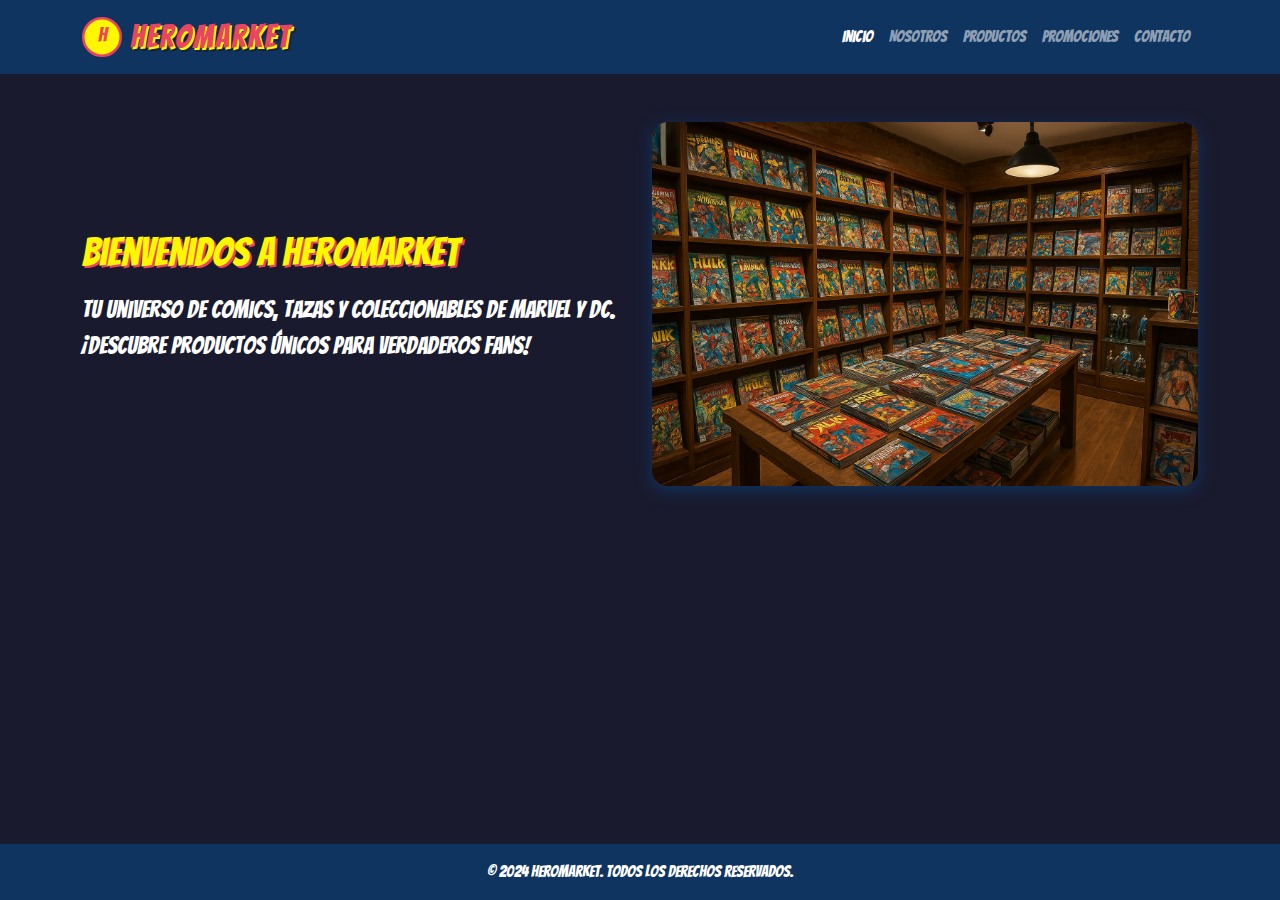
<file: index.html>
<!DOCTYPE html>
<html lang="es">
<head>
	<meta charset="UTF-8">
	<meta name="viewport" content="width=device-width, initial-scale=1">
	<title>HeroMarket - Comics y Más</title>
	<!-- Bootstrap CSS -->
	<link href="https://cdn.jsdelivr.net/npm/bootstrap@5.3.2/dist/css/bootstrap.min.css" rel="stylesheet">
	<!-- Google Fonts (Comic Style) -->
	<link href="https://fonts.googleapis.com/css2?family=Bangers&display=swap" rel="stylesheet">
	<link rel="stylesheet" href="styles.css">
</head>

<body>
	<header>
		<!-- Navbar -->
		<nav class="navbar navbar-expand-lg navbar-dark">
			<div class="container">
				<a class="navbar-brand d-flex align-items-center" href="index.html">
					<svg width="40" height="40" viewBox="0 0 64 64" fill="none">
						<circle cx="32" cy="32" r="30" fill="#fff700" stroke="#e94560" stroke-width="4"/>
						<text x="32" y="40" text-anchor="middle" font-size="32" fill="#e94560" font-family="Bangers, Arial">H</text>
					</svg>
					<span class="ms-2 logo-text">HeroMarket</span>
				</a>
				<button class="navbar-toggler" type="button" data-bs-toggle="collapse" data-bs-target="#navbarNav">
					<span class="navbar-toggler-icon"></span>
				</button>
				<div class="collapse navbar-collapse" id="navbarNav">
					<ul class="navbar-nav ms-auto">
						<li class="nav-item"><a class="nav-link active" href="index.html">Inicio</a></li>
						<li class="nav-item"><a class="nav-link" href="about.html">Nosotros</a></li>
						<li class="nav-item"><a class="nav-link" href="products.html">Productos</a></li>
						<li class="nav-item"><a class="nav-link" href="promociones.html">Promociones</a></li>
						<li class="nav-item"><a class="nav-link" href="contact.html">Contacto</a></li>
					</ul>
				</div>
			</div>
		</nav>
	</header>
	<main>
		<!-- Inicio (contenido principal) -->
		<section id="inicio" class="container my-5">
			<div class="row align-items-center flex-md-row flex-column-reverse">
				<div class="col-md-6 text-center text-md-start">
					<h1 class="section-title">Bienvenidos a HeroMarket</h1>
					<p class="fs-4">Tu universo de comics, tazas y coleccionables de Marvel y DC. ¡Descubre productos únicos para verdaderos fans!</p>
				</div>
				<div class="col-md-6 mb-4 mb-md-0">
					<img src="img/hero.png" alt="Comics y productos" class="hero-img">
				</div>
			</div>
		</section>
	</main>
	<footer class="footer">
		<div>© 2024 HeroMarket. Todos los derechos reservados.</div>
	</footer>

	<!-- Bootstrap JS + Icons -->
	<script src="https://cdn.jsdelivr.net/npm/bootstrap@5.3.2/dist/js/bootstrap.bundle.min.js"></script>
	<link rel="stylesheet" href="https://cdn.jsdelivr.net/npm/bootstrap-icons@1.10.5/font/bootstrap-icons.css">
</file>
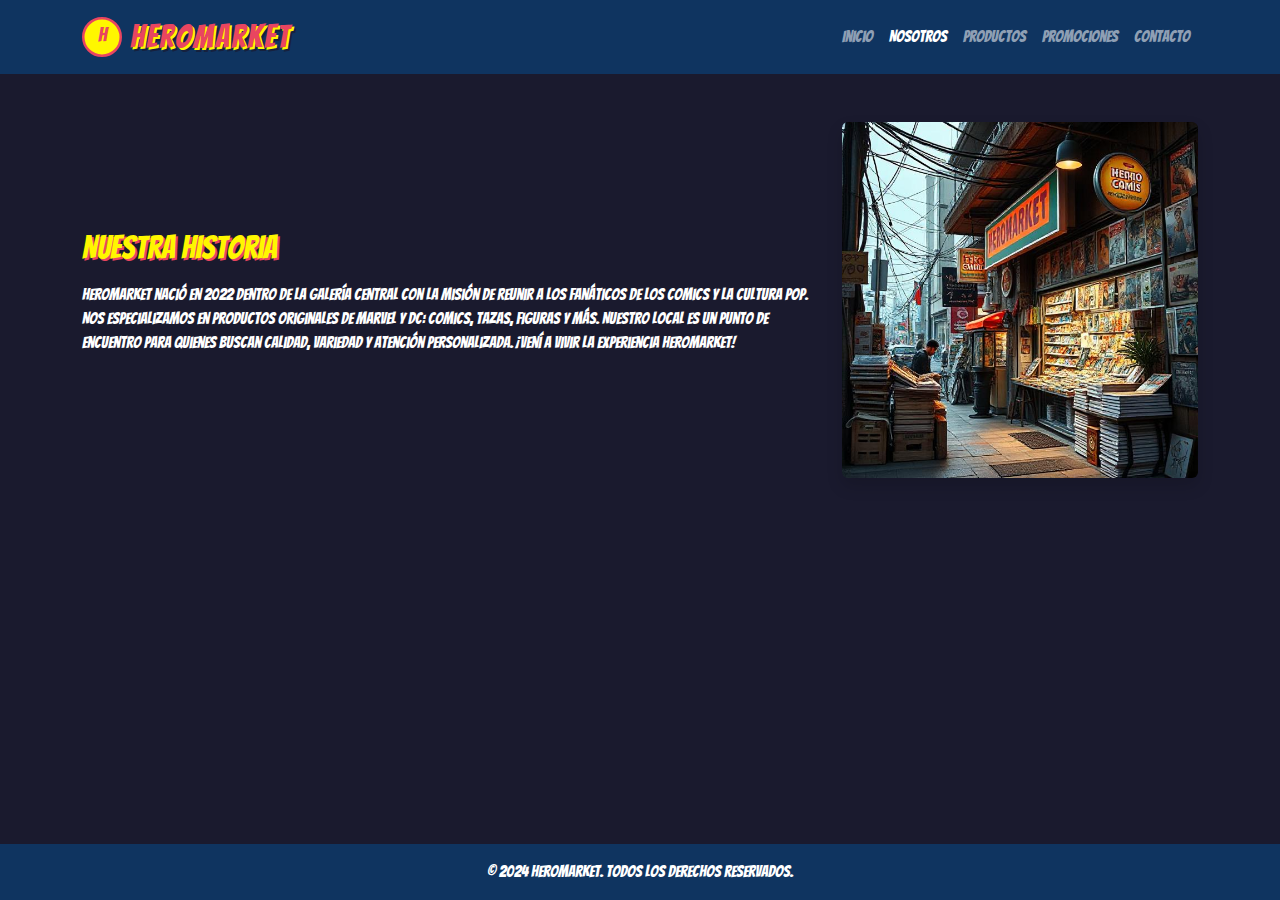
<file: about.html>
<!DOCTYPE html>
<html lang="es">
<head>
	<meta charset="UTF-8">
	<meta name="viewport" content="width=device-width, initial-scale=1">
	<title>Nosotros - HeroMarket</title>
	<link href="https://cdn.jsdelivr.net/npm/bootstrap@5.3.2/dist/css/bootstrap.min.css" rel="stylesheet">
	<link href="https://fonts.googleapis.com/css2?family=Bangers&display=swap" rel="stylesheet">
	<link rel="stylesheet" href="styles.css">
</head>

<body>
	<header>
		<nav class="navbar navbar-expand-lg navbar-dark">
			<div class="container">
				<a class="navbar-brand d-flex align-items-center" href="index.html">
					<svg width="40" height="40" viewBox="0 0 64 64" fill="none">
						<circle cx="32" cy="32" r="30" fill="#fff700" stroke="#e94560" stroke-width="4"/>
						<text x="32" y="40" text-anchor="middle" font-size="32" fill="#e94560" font-family="Bangers, Arial">H</text>
					</svg>
					<span class="ms-2 logo-text">HeroMarket</span>
				</a>
				<button class="navbar-toggler" type="button" data-bs-toggle="collapse" data-bs-target="#navbarNav">
					<span class="navbar-toggler-icon"></span>
				</button>
				<div class="collapse navbar-collapse" id="navbarNav">
					<ul class="navbar-nav ms-auto">
						<li class="nav-item"><a class="nav-link" href="index.html">Inicio</a></li>
						<li class="nav-item"><a class="nav-link active" href="about.html">Nosotros</a></li>
						<li class="nav-item"><a class="nav-link" href="products.html">Productos</a></li>
						<li class="nav-item"><a class="nav-link" href="promociones.html">Promociones</a></li>
						<li class="nav-item"><a class="nav-link" href="contact.html">Contacto</a></li>
					</ul>
				</div>
			</div>
		</nav>
	</header>
	<main>
		<section id="nosotros" class="container my-5">
			<div class="row align-items-center">
				<div class="col-md-8 d-flex flex-column justify-content-center">
					<h2 class="section-title">Nuestra Historia</h2>
					<p>
						HeroMarket nació en 2022 dentro de la Galería Central con la misión de reunir a los fanáticos de los comics y la cultura pop. Nos especializamos en productos originales de Marvel y DC: comics, tazas, figuras y más. Nuestro local es un punto de encuentro para quienes buscan calidad, variedad y atención personalizada. ¡Vení a vivir la experiencia HeroMarket!
					</p>
				</div>
				<div class="col-md-4 text-center">
					<img src="img/local.jpg" alt="Local HeroMarket" class="img-fluid rounded shadow">
				</div>
			</div>
		</section>
	</main>
	<footer class="footer">
		<div>© 2024 HeroMarket. Todos los derechos reservados.</div>
	</footer>
	<script src="https://cdn.jsdelivr.net/npm/bootstrap@5.3.2/dist/js/bootstrap.bundle.min.js"></script>
	<link rel="stylesheet" href="https://cdn.jsdelivr.net/npm/bootstrap-icons@1.10.5/font/bootstrap-icons.css">
</body>
</html>
</file>
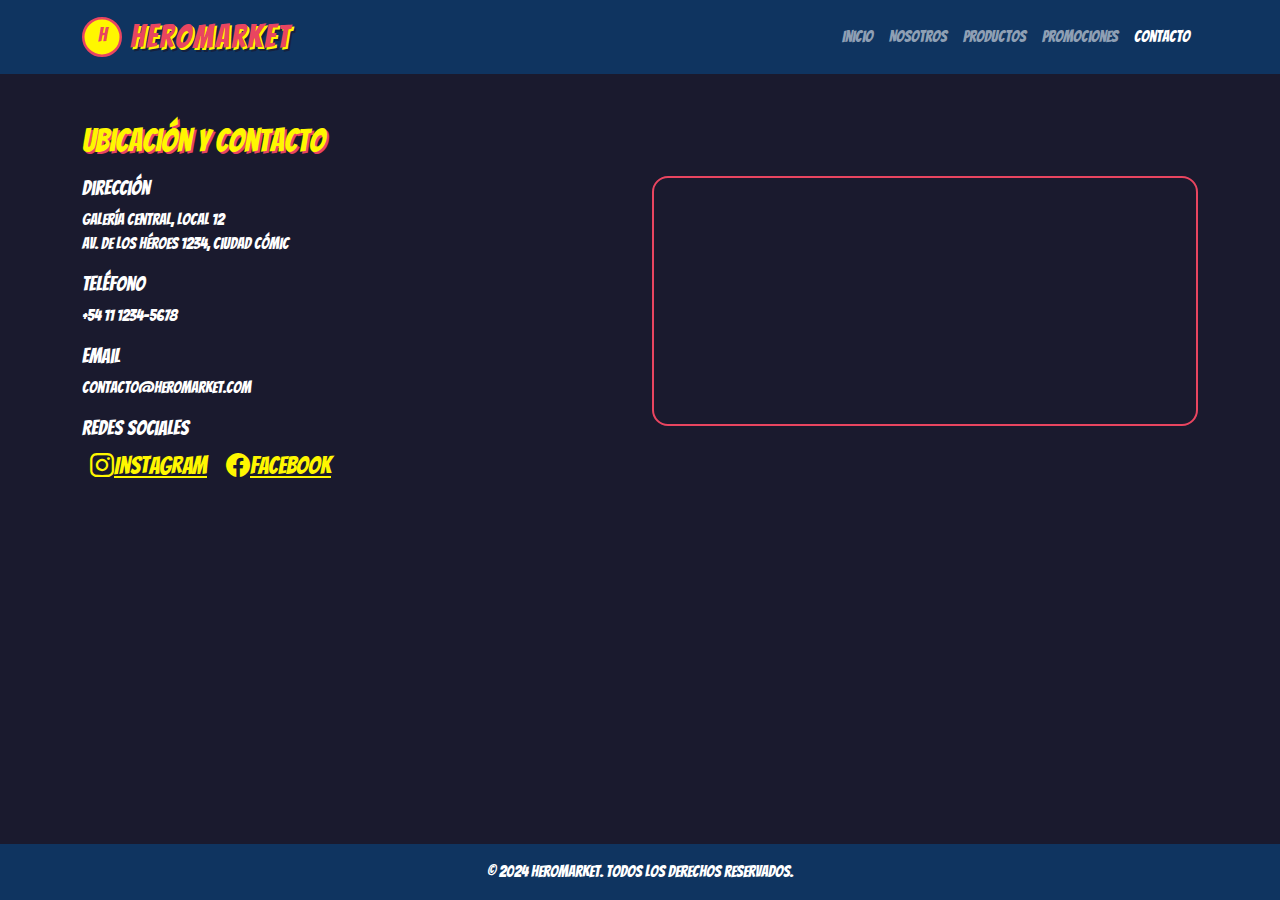
<file: contact.html>
<!DOCTYPE html>
<html lang="es">
<head>
	<meta charset="UTF-8">
	<meta name="viewport" content="width=device-width, initial-scale=1">
	<title>Contacto - HeroMarket</title>
	<link href="https://cdn.jsdelivr.net/npm/bootstrap@5.3.2/dist/css/bootstrap.min.css" rel="stylesheet">
	<link href="https://fonts.googleapis.com/css2?family=Bangers&display=swap" rel="stylesheet">
	<link rel="stylesheet" href="styles.css">
</head>

<body>
	<header>
		<nav class="navbar navbar-expand-lg navbar-dark">
			<div class="container">
				<a class="navbar-brand d-flex align-items-center" href="index.html">
					<svg width="40" height="40" viewBox="0 0 64 64" fill="none">
						<circle cx="32" cy="32" r="30" fill="#fff700" stroke="#e94560" stroke-width="4"/>
						<text x="32" y="40" text-anchor="middle" font-size="32" fill="#e94560" font-family="Bangers, Arial">H</text>
					</svg>
					<span class="ms-2 logo-text">HeroMarket</span>
				</a>
				<button class="navbar-toggler" type="button" data-bs-toggle="collapse" data-bs-target="#navbarNav">
					<span class="navbar-toggler-icon"></span>
				</button>
				<div class="collapse navbar-collapse" id="navbarNav">
					<ul class="navbar-nav ms-auto">
					<li class="nav-item"><a class="nav-link" href="index.html">Inicio</a></li>
					<li class="nav-item"><a class="nav-link" href="about.html">Nosotros</a></li>
					<li class="nav-item"><a class="nav-link" href="products.html">Productos</a></li>
					<li class="nav-item"><a class="nav-link" href="promociones.html">Promociones</a></li>
					<li class="nav-item"><a class="nav-link active" href="contact.html">Contacto</a></li>
					</ul>
				</div>
			</div>
		</nav>
	</header>
	<main>
		<section id="contacto" class="container my-5">
			<h2 class="section-title">Ubicación y Contacto</h2>
			<div class="row">
				<div class="col-md-6">
					<h5>Dirección</h5>
					<p>Galería Central, Local 12<br>Av. de los Héroes 1234, Ciudad Cómic</p>
					<h5>Teléfono</h5>
					<p>+54 11 1234-5678</p>
					<h5>Email</h5>
					<p>contacto@heromarket.com</p>
					<h5>Redes Sociales</h5>
					<a href="#" class="social-icon" title="Instagram"><i class="bi bi-instagram"></i>Instagram</a>
					<a href="#" class="social-icon" title="Facebook"><i class="bi bi-facebook"></i>Facebook</a>
				</div>
				<div class="col-md-6">
					<iframe src="https://www.openstreetmap.org/export/embed.html?bbox=-58.3816,-34.6037,-58.3816,-34.6037&amp;layer=mapnik" style="width:100%;height:250px;border-radius:1rem;border:2px solid #e94560;"></iframe>
				</div>
			</div>
		</section>
	</main>
	<footer class="footer">
		<div>© 2024 HeroMarket. Todos los derechos reservados.</div>
	</footer>
	<script src="https://cdn.jsdelivr.net/npm/bootstrap@5.3.2/dist/js/bootstrap.bundle.min.js"></script>
	<link rel="stylesheet" href="https://cdn.jsdelivr.net/npm/bootstrap-icons@1.10.5/font/bootstrap-icons.css">
</body>
</html>
</file>
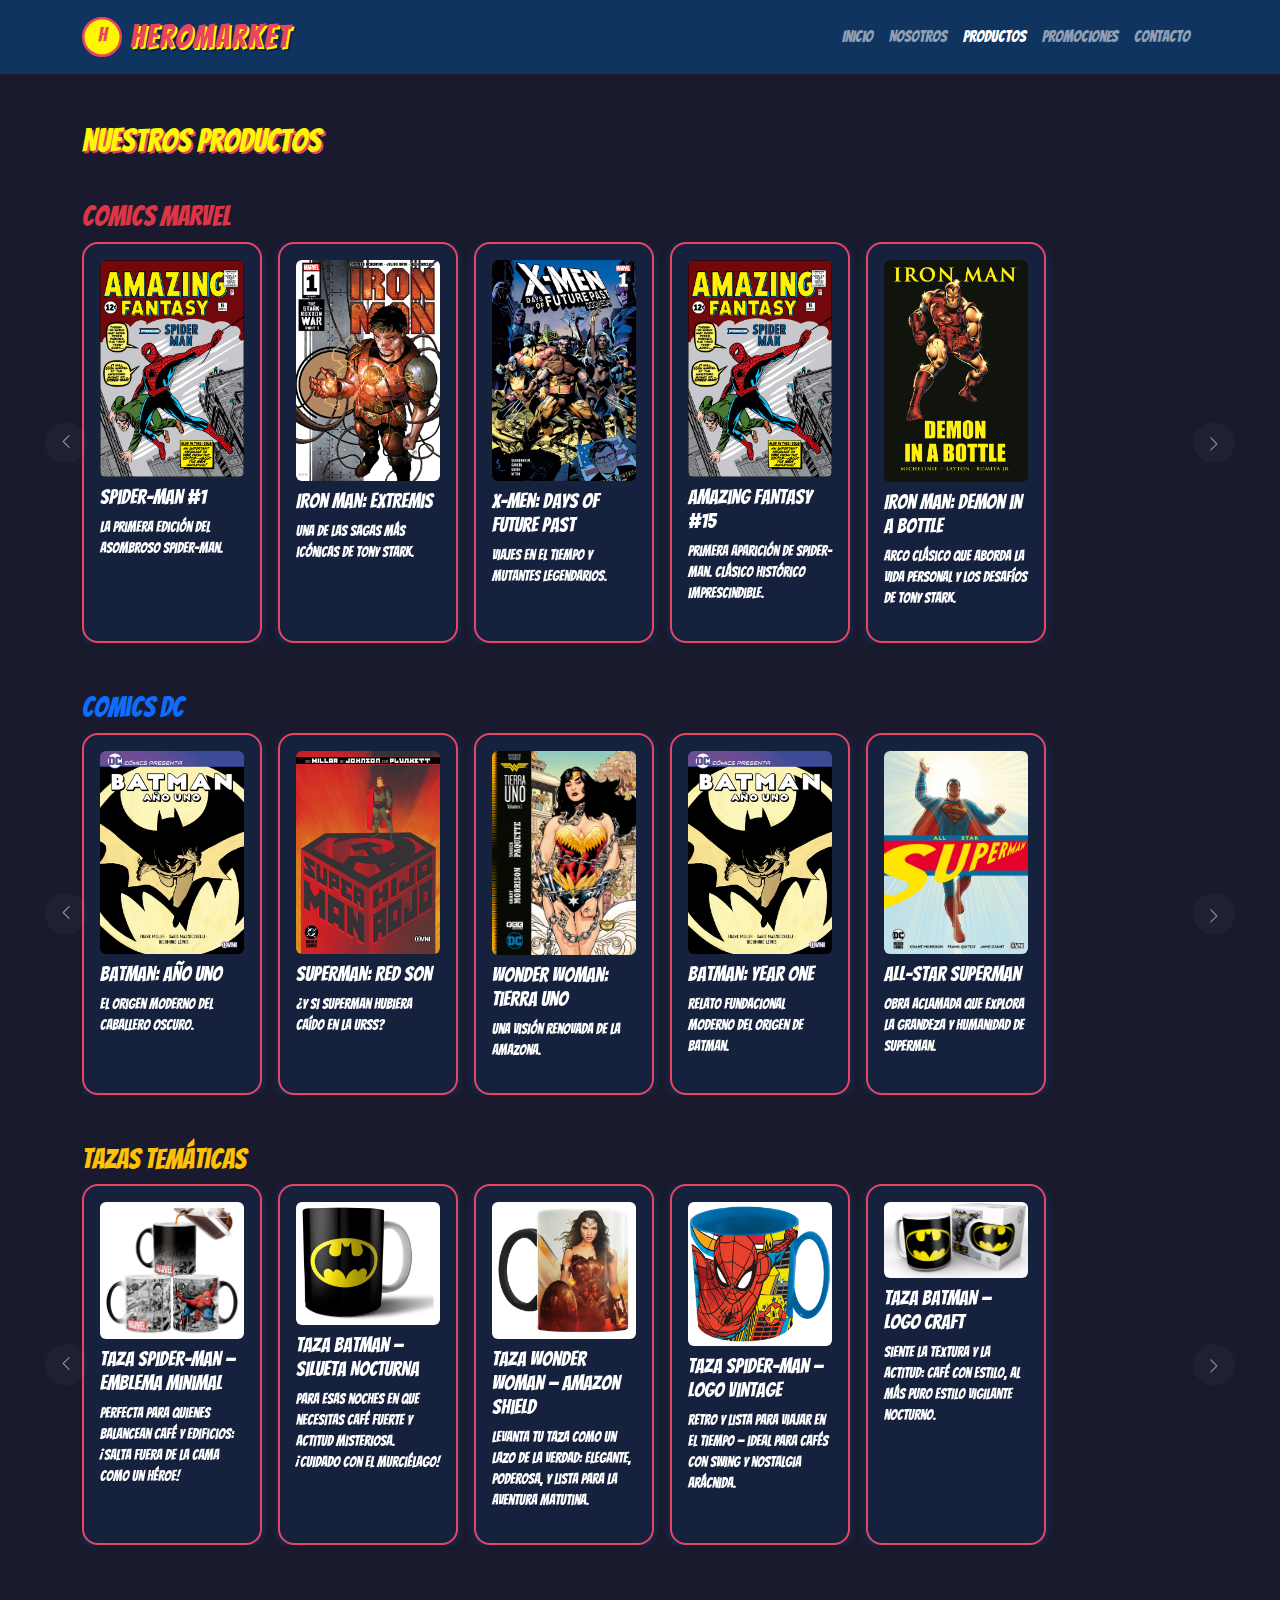
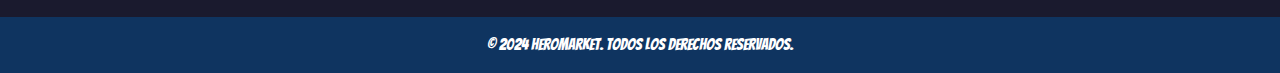
<file: products.html>
<!DOCTYPE html>
<html lang="es">
<head>
	<meta charset="UTF-8">
	<meta name="viewport" content="width=device-width, initial-scale=1">
	<title>Productos - HeroMarket</title>
	<link href="https://cdn.jsdelivr.net/npm/bootstrap@5.3.2/dist/css/bootstrap.min.css" rel="stylesheet">
	<link href="https://fonts.googleapis.com/css2?family=Bangers&display=swap" rel="stylesheet">
	<link rel="stylesheet" href="styles.css">
</head>

<body>
	<header>
		<nav class="navbar navbar-expand-lg navbar-dark">
			<div class="container">
				<a class="navbar-brand d-flex align-items-center" href="index.html">
					<svg width="40" height="40" viewBox="0 0 64 64" fill="none">
						<circle cx="32" cy="32" r="30" fill="#fff700" stroke="#e94560" stroke-width="4"/>
						<text x="32" y="40" text-anchor="middle" font-size="32" fill="#e94560" font-family="Bangers, Arial">H</text>
					</svg>
					<span class="ms-2 logo-text">HeroMarket</span>
				</a>
				<button class="navbar-toggler" type="button" data-bs-toggle="collapse" data-bs-target="#navbarNav">
					<span class="navbar-toggler-icon"></span>
				</button>
				<div class="collapse navbar-collapse" id="navbarNav">
					<ul class="navbar-nav ms-auto">
						<li class="nav-item"><a class="nav-link" href="index.html">Inicio</a></li>
						<li class="nav-item"><a class="nav-link" href="about.html">Nosotros</a></li>
						<li class="nav-item"><a class="nav-link active" href="products.html">Productos</a></li>
						<li class="nav-item"><a class="nav-link" href="promociones.html">Promociones</a></li>
						<li class="nav-item"><a class="nav-link" href="contact.html">Contacto</a></li>
					</ul>
				</div>
			</div>
		</nav>
	</header>
	<main>
		<section id="productos" class="container my-5">
			<h2 class="section-title">Nuestros Productos</h2>
			<div class="row">
				<div class="col-12">
					<h3 class="text-danger mt-4">Comics Marvel</h3>
				</div>
				<div id="carousel-marvel" class="carousel slide mb-4" data-bs-ride="carousel" aria-label="Carrusel Marvel">
					<div class="carousel-inner">
						<div class="carousel-item active">
							<div class="d-flex justify-content-start gap-3">
								<div class="product-card p-3">
									<img src="img/spiderman-comic.jpg" class="img-fluid rounded mb-2" alt="Spider-Man #1">
									<h5>Spider-Man #1</h5>
									<p class="small">La primera edición del asombroso Spider-Man.</p>
								</div>
								<div class="product-card p-3">
									<img src="img/ironman-comic.jpg" class="img-fluid rounded mb-2" alt="Iron Man: Extremis">
									<h5>Iron Man: Extremis</h5>
									<p class="small">Una de las sagas más icónicas de Tony Stark.</p>
								</div>
								<div class="product-card p-3">
									<img src="img/xmen-comic.jpg" class="img-fluid rounded mb-2" alt="X-Men: Days of Future Past">
									<h5>X-Men: Days of Future Past</h5>
									<p class="small">Viajes en el tiempo y mutantes legendarios.</p>
								</div>
								<div class="product-card p-3">
									<img src="img/spiderman-comic.jpg" class="img-fluid rounded mb-2" alt="Amazing Fantasy #15">
									<h5>Amazing Fantasy #15</h5>
									<p class="small">Primera aparición de Spider-Man. Clásico histórico imprescindible.</p>
								</div>
								<div class="product-card p-3">
									<img src="img/ironman-demon-comic.jpg" class="img-fluid rounded mb-2" alt="Iron Man: Demon in a Bottle">
									<h5>Iron Man: Demon in a Bottle</h5>
									<p class="small">Arco clásico que aborda la vida personal y los desafíos de Tony Stark.</p>
								</div>
							</div>
						</div>
						<div class="carousel-item">
							<div class="d-flex justify-content-start gap-3">
								<div class="product-card p-3">
									<img src="img/xmen-dark-phoenix-comic.jpg" class="img-fluid rounded mb-2" alt="X-Men: Dark Phoenix Saga">
									<h5>X-Men: Dark Phoenix Saga</h5>
									<p class="small">El arco trascendental de Jean Grey que marcó a toda una generación de lectores.</p>
								</div>
								<div class="product-card p-3">
									<img src="img/wolverine-old-man-comic.jpg" class="img-fluid rounded mb-2" alt="Wolverine: Old Man Logan">
									<h5>Wolverine: Old Man Logan</h5>
									<p class="small">Distópica y emotiva, una de las historias más aclamadas de Wolverine.</p>
								</div>
								<div class="product-card p-3">
									<img src="img/avengers-comic.jpg" class="img-fluid rounded mb-2" alt="The Avengers #1 (1963)">
									<h5>The Avengers #1 (1963)</h5>
									<p class="small">El inicio del equipo que reunía a los mayores héroes de Marvel.</p>
								</div>
								<div class="product-card p-3">
									<img src="img/avengers-infinity-gauntlet-comic.jpg" class="img-fluid rounded mb-2" alt="Infinity Gauntlet">
									<h5>Infinity Gauntlet</h5>
									<p class="small">Evento épico con Thanos y el Guantelete del Infinito.</p>
								</div>
								<div class="product-card p-3">
									<img src="img/guardians-comic.jpg" class="img-fluid rounded mb-2" alt="Guardians of the Galaxy">
									<h5>Guardians of the Galaxy</h5>
									<p class="small">Aventuras cósmicas repletas de humor y acción intergaláctica.</p>
								</div>
							</div>
						</div>
					</div>
					<button class="carousel-control-prev" type="button" data-bs-target="#carousel-marvel" data-bs-slide="prev" aria-label="Anterior Marvel">
						<span class="carousel-control-prev-icon" aria-hidden="true"></span>
						<span class="visually-hidden">Anterior</span>
					</button>
					<button class="carousel-control-next" type="button" data-bs-target="#carousel-marvel" data-bs-slide="next" aria-label="Siguiente Marvel">
						<span class="carousel-control-next-icon" aria-hidden="true"></span>
						<span class="visually-hidden">Siguiente</span>
					</button>
				</div>
				<div class="col-12">
					<h3 class="text-primary mt-4">Comics DC</h3>
				</div>
				<div id="carousel-dc" class="carousel slide mb-4" data-bs-ride="carousel" aria-label="Carrusel DC">
					<div class="carousel-inner">
						<div class="carousel-item active">
							<div class="d-flex justify-content-start gap-3">
								<div class="product-card p-3">
									<img src="img/batman-comic.jpg" class="img-fluid rounded mb-2" alt="Batman: Año Uno">
									<h5>Batman: Año Uno</h5>
									<p class="small">El origen moderno del Caballero Oscuro.</p>
								</div>
								<div class="product-card p-3">
									<img src="img/superman-comic.jpg" class="img-fluid rounded mb-2" alt="Superman: Red Son">
									<h5>Superman: Red Son</h5>
									<p class="small">¿Y si Superman hubiera caído en la URSS?</p>
								</div>
								<div class="product-card p-3">
									<img src="img/wonderWoman-comic.jpg" class="img-fluid rounded mb-2" alt="Wonder Woman: Tierra Uno">
									<h5>Wonder Woman: Tierra Uno</h5>
									<p class="small">Una visión renovada de la amazona.</p>
								</div>
								<div class="product-card p-3">
									<img src="img/batman-comic.jpg" class="img-fluid rounded mb-2" alt="Batman: Year One">
									<h5>Batman: Year One</h5>
									<p class="small">Relato fundacional moderno del origen de Batman.</p>
								</div>
								<div class="product-card p-3">
									<img src="img/all-star-superman-comic.jpg" class="img-fluid rounded mb-2" alt="All-Star Superman">
									<h5>All-Star Superman</h5>
									<p class="small">Obra aclamada que explora la grandeza y humanidad de Superman.</p>
								</div>
							</div>
						</div>
						<div class="carousel-item">
							<div class="d-flex justify-content-start gap-3">
								<div class="product-card p-3">
									<img src="img/wonderWoman-hiketeia-comic.jpg" class="img-fluid rounded mb-2" alt="Wonder Woman: The Hiketeia">
									<h5>Wonder Woman: The Hiketeia</h5>
									<p class="small">Historia dramática que enfrenta el deber con la justicia.</p>
								</div>
								<div class="product-card p-3">
									<img src="img/batman-killing-joke-comic.jpg" class="img-fluid rounded mb-2" alt="The Killing Joke">
									<h5>The Killing Joke</h5>
									<p class="small">Un clásico oscuro que explora la relación entre Batman y el Joker.</p>
								</div>
								<div class="product-card p-3">
									<img src="img/kingdom-come-comic.jpg" class="img-fluid rounded mb-2" alt="Kingdom Come">
									<h5>Kingdom Come</h5>
									<p class="small">Futurista y épico, un evento que marcó la visión de los héroes DC.</p>
								</div>
								<div class="product-card p-3">
									<img src="img/wonderWoman-year-one-comic.jpg" class="img-fluid rounded mb-2" alt="Wonder Woman: Year One">
									<h5>Wonder Woman: Year One</h5>
									<p class="small">Reinterpretación moderna del origen de Diana.</p>
								</div>
								<div class="product-card p-3">
									<img src="img/batman-long-halloween-comic.jpg" class="img-fluid rounded mb-2" alt="Batman: The Long Halloween">
									<h5>Batman: The Long Halloween</h5>
									<p class="small">Misterio y crimen en Gotham a lo largo de un año de festividades.</p>
								</div>
							</div>
						</div>
					</div>
					<button class="carousel-control-prev" type="button" data-bs-target="#carousel-dc" data-bs-slide="prev" aria-label="Anterior DC">
						<span class="carousel-control-prev-icon" aria-hidden="true"></span>
						<span class="visually-hidden">Anterior</span>
					</button>
					<button class="carousel-control-next" type="button" data-bs-target="#carousel-dc" data-bs-slide="next" aria-label="Siguiente DC">
						<span class="carousel-control-next-icon" aria-hidden="true"></span>
						<span class="visually-hidden">Siguiente</span>
					</button>
				</div>
				<div class="col-12">
					<h3 class="text-warning mt-4">Tazas Temáticas</h3>
				</div>
				<div id="carousel-tazas" class="carousel slide mb-4" data-bs-ride="carousel" aria-label="Carrusel Tazas">
					<div class="carousel-inner">
						<div class="carousel-item active">
							<div class="d-flex justify-content-start gap-3">
								<div class="product-card p-3" style="width:180px;">
									<img src="img/spiderman-taza.jpg" class="img-fluid rounded mb-2" alt="Taza Spider-Man - Emblema Minimal">
									<h5>Taza Spider-Man — Emblema Minimal</h5>
									<p class="small">Perfecta para quienes balancean café y edificios: ¡salta fuera de la cama como un héroe!</p>
								</div>
								<div class="product-card p-3" style="width:180px;">
									<img src="img/batman-taza.jpg" class="img-fluid rounded mb-2" alt="Taza Batman - Silueta Nocturna">
									<h5>Taza Batman — Silueta Nocturna</h5>
									<p class="small">Para esas noches en que necesitas café fuerte y actitud misteriosa. ¡Cuidado con el murciélago!</p>
								</div>
								<div class="product-card p-3" style="width:180px;">
									<img src="img/wonderWoman-taza.jpg" class="img-fluid rounded mb-2" alt="Taza Wonder Woman - Amazon Shield">
									<h5>Taza Wonder Woman — Amazon Shield</h5>
									<p class="small">Levanta tu taza como un lazo de la verdad: elegante, poderosa, y lista para la aventura matutina.</p>
								</div>
								<div class="product-card p-3" style="width:180px;">
									<img src="img/spiderman-vintage-taza.jpg" class="img-fluid rounded mb-2" alt="Taza Spider-Man - Logo Vintage">
									<h5>Taza Spider-Man — Logo Vintage</h5>
									<p class="small">Retro y lista para viajar en el tiempo — ideal para cafés con swing y nostalgia arácnida.</p>
								</div>
								<div class="product-card p-3" style="width:180px;">
									<img src="img/batman-craft-taza.jpg" class="img-fluid rounded mb-2" alt="Taza Batman - Logo Craft">
									<h5>Taza Batman — Logo Craft</h5>
									<p class="small">Siente la textura y la actitud: café con estilo, al más puro estilo vigilante nocturno.</p>
								</div>
							</div>
						</div>
						<div class="carousel-item">
							<div class="d-flex justify-content-start gap-3">
								<div class="product-card p-3" style="width:180px;">
									<img src="img/wonderWoman-frase-taza.jpg" class="img-fluid rounded mb-2" alt="Taza Wonder Woman - Frase Inspiradora">
									<h5>Taza Wonder Woman — Frase Inspiradora</h5>
									<p class="small">Incluye una frase que te hace invencible ante la bandeja de reunión de las 9 AM. Pum, energía instantánea.</p>
								</div>
								<div class="product-card p-3" style="width:180px;">
									<img src="img/spiderman-taza.jpg" class="img-fluid rounded mb-2" alt="Taza Spider-Man - Símbolos Colección">
									<h5>Taza Spider-Man — Símbolos Colección</h5>
									<p class="small">Pequeños símbolos, grandes poderes. Perfecta para fans que aman los detalles y el café cargado.</p>
								</div>
								<div class="product-card p-3" style="width:180px;">
									<img src="img/batman-gotham-taza.jpg" class="img-fluid rounded mb-2" alt="Taza Batman - Gotham Nights">
									<h5>Taza Batman — Gotham Nights</h5>
									<p class="small">Ideal para quienes vigilan la ciudad desde su escritorio. Café nocturno, actitud épica.</p>
								</div>
								<div class="product-card p-3" style="width:180px;">
									<img src="img/wonderWoman-amazonas-taza.jpg" class="img-fluid rounded mb-2" alt="Taza Wonder Woman - Arte Amazona">
									<h5>Taza Wonder Woman — Arte Amazona</h5>
									<p class="small">Colores vibrantes para despertarte lista para salvar el día (o al menos terminar tu café).</p>
								</div>
								<div class="product-card p-3" style="width:180px;">
									<img src="img/spiderman-mini-taza.jpg" class="img-fluid rounded mb-2" alt="Taza Spider-Man - Portada Mini">
									<h5>Taza Spider-Man — Portada Mini</h5>
									<p class="small">Mini portada, máxima aventura: para quienes sueñan con héroes entre sorbo y sorbo.</p>
								</div>
							</div>
						</div>
					</div>
					<button class="carousel-control-prev" type="button" data-bs-target="#carousel-tazas" data-bs-slide="prev" aria-label="Anterior Tazas">
						<span class="carousel-control-prev-icon" aria-hidden="true"></span>
						<span class="visually-hidden">Anterior</span>
					</button>
					<button class="carousel-control-next" type="button" data-bs-target="#carousel-tazas" data-bs-slide="next" aria-label="Siguiente Tazas">
						<span class="carousel-control-next-icon" aria-hidden="true"></span>
						<span class="visually-hidden">Siguiente</span>
					</button>
				</div>
			</div>
		</section>
	</main>
	<footer class="footer">
		<div>© 2024 HeroMarket. Todos los derechos reservados.</div>
	</footer>
	<script src="https://cdn.jsdelivr.net/npm/bootstrap@5.3.2/dist/js/bootstrap.bundle.min.js"></script>
	<link rel="stylesheet" href="https://cdn.jsdelivr.net/npm/bootstrap-icons@1.10.5/font/bootstrap-icons.css">
</body>
</html>
</file>
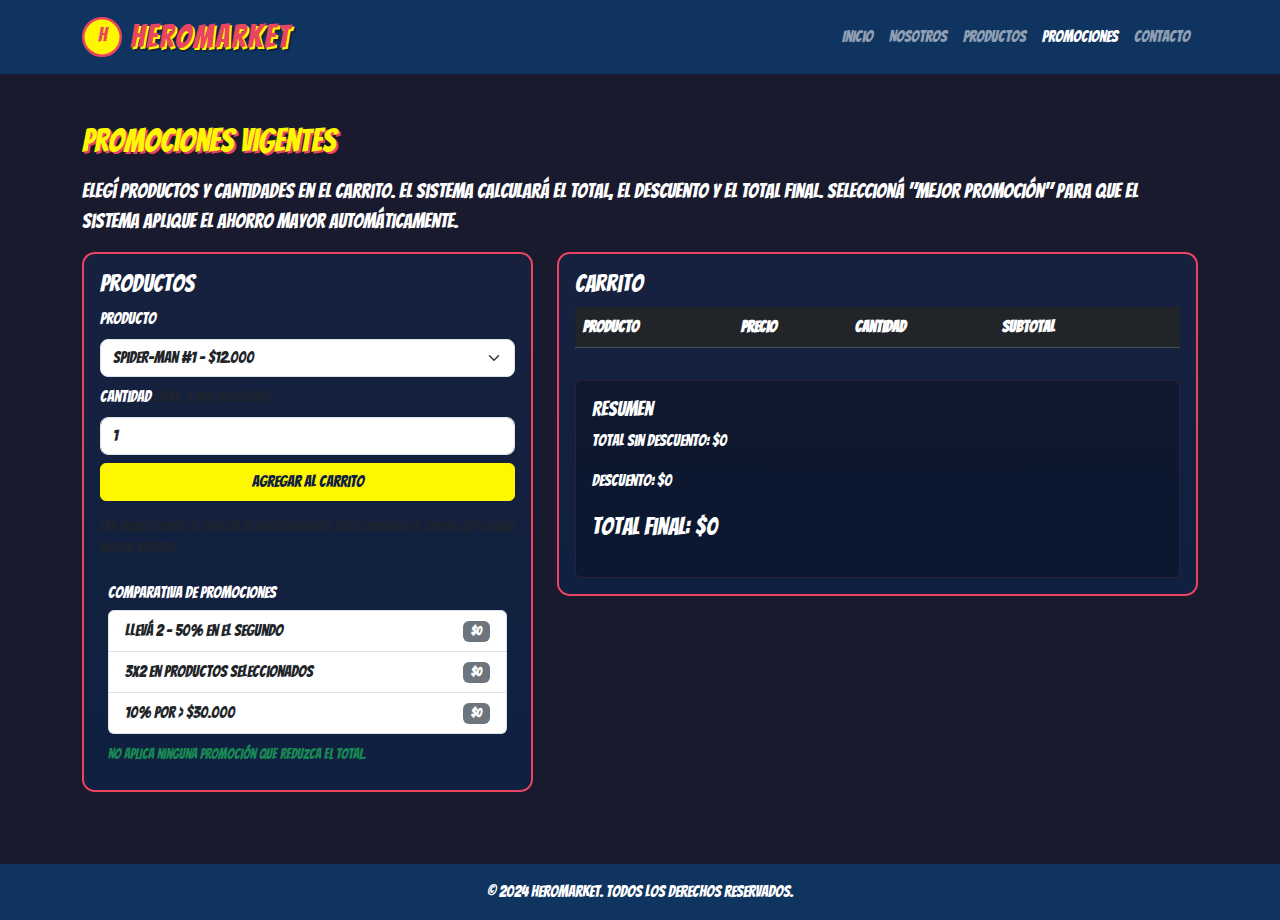
<file: promociones.html>
<!DOCTYPE html>
<html lang="es">
<head>
    <meta charset="UTF-8">
    <meta name="viewport" content="width=device-width, initial-scale=1">
    <title>Promociones - HeroMarket</title>
    <link href="https://cdn.jsdelivr.net/npm/bootstrap@5.3.2/dist/css/bootstrap.min.css" rel="stylesheet">
    <link href="https://fonts.googleapis.com/css2?family=Bangers&display=swap" rel="stylesheet">
    <link rel="stylesheet" href="styles.css">
</head>
<body>
    <header>
        <nav class="navbar navbar-expand-lg navbar-dark">
            <div class="container">
                <a class="navbar-brand d-flex align-items-center" href="index.html">
                    <svg width="40" height="40" viewBox="0 0 64 64" fill="none">
                        <circle cx="32" cy="32" r="30" fill="#fff700" stroke="#e94560" stroke-width="4"/>
                        <text x="32" y="40" text-anchor="middle" font-size="32" fill="#e94560" font-family="Bangers, Arial">H</text>
                    </svg>
                    <span class="ms-2 logo-text">HeroMarket</span>
                </a>
                <button class="navbar-toggler" type="button" data-bs-toggle="collapse" data-bs-target="#navbarNav">
                    <span class="navbar-toggler-icon"></span>
                </button>
                <div class="collapse navbar-collapse" id="navbarNav">
                    <ul class="navbar-nav ms-auto">
                        <li class="nav-item"><a class="nav-link" href="index.html">Inicio</a></li>
                        <li class="nav-item"><a class="nav-link" href="about.html">Nosotros</a></li>
                        <li class="nav-item"><a class="nav-link" href="products.html">Productos</a></li>
                        <li class="nav-item"><a class="nav-link active" href="promociones.html">Promociones</a></li>
                        <li class="nav-item"><a class="nav-link" href="contact.html">Contacto</a></li>
                    </ul>
                </div>
            </div>
        </nav>
    </header>

    <main class="container my-5">
        <h2 class="section-title">Promociones Vigentes</h2>

        <p class="lead">Elegí productos y cantidades en el carrito. El sistema calculará el total, el descuento y el total final. Seleccioná "Mejor promoción" para que el sistema aplique el ahorro mayor automáticamente.</p>

        <section class="row">
            <div class="col-md-5">
                <div class="promo-card p-3 mb-4">
                    <h4>Productos</h4>
                    <form id="add-form" class="promo-form mb-3" aria-label="Agregar producto al carrito">
                        <label for="product-select" class="form-label">Producto</label>
                        <select id="product-select" class="form-select mb-2" aria-label="Seleccionar producto"></select>

                        <label for="qty-input" class="form-label">Cantidad <small class="text-muted">(máx. 5 por producto)</small></label>
                        <input id="qty-input" type="number" class="form-control mb-2" min="1" max="5" value="1" />
                        <div id="qty-feedback" class="form-text text-warning" style="display:none;">El máximo por producto es 5 unidades. Se ajustará al límite si es necesario.</div>

                        <div class="d-grid gap-2">
                            <button id="add-btn" type="button" class="btn btn-warning">Agregar al carrito</button>
                        </div>
                    </form>

                    <!-- La aplicación de promociones es siempre automática: se aplicará la mejor promoción disponible -->
                    <div class="mt-3">
                        <p class="small text-muted">Las promociones se aplican automáticamente seleccionando la opción que genere mayor ahorro.</p>
                        <!-- Panel comparativo de promociones -->
                        <div class="promo-compare mt-3 p-2" aria-live="polite">
                            <h6>Comparativa de promociones</h6>
                            <ul class="list-group" id="promo-compare-list">
                                <li class="list-group-item d-flex justify-content-between align-items-center">
                                    <span>Llevá 2 - 50% en el segundo</span>
                                    <span class="badge bg-secondary" id="compare-promoA">$0</span>
                                </li>
                                <li class="list-group-item d-flex justify-content-between align-items-center">
                                    <span>3x2 en productos seleccionados</span>
                                    <span class="badge bg-secondary" id="compare-promoB">$0</span>
                                </li>
                                <li class="list-group-item d-flex justify-content-between align-items-center">
                                    <span>10% por > $30.000</span>
                                    <span class="badge bg-secondary" id="compare-promoC">$0</span>
                                </li>
                            </ul>
                            <div class="mt-2">
                                <small id="best-recommendation" class="text-success"></small>
                            </div>
                        </div>
                    </div>
                </div>
            </div>

            <div class="col-md-7">
                <div class="promo-card p-3 mb-4">
                    <h4>Carrito</h4>
                    <div class="table-responsive">
                        <table class="table table-dark table-striped" id="cart-table" aria-label="Carrito de compras">
                            <thead>
                                <tr>
                                    <th>Producto</th>
                                    <th>Precio</th>
                                    <th>Cantidad</th>
                                    <th>Subtotal</th>
                                    <th></th>
                                </tr>
                            </thead>
                            <tbody>
                                <!-- filas dinámicas -->
                            </tbody>
                        </table>
                    </div>

                    <div class="results-panel mt-3 p-3 rounded">
                        <h5>Resumen</h5>
                        <p id="total-before">Total sin descuento: $0</p>
                        <p id="discount-applied">Descuento: $0</p>
                        <p id="total-final" class="fs-4">Total final: $0</p>
                        <p id="promo-message" class="text-warning small"></p>
                    </div>
                </div>
            </div>
        </section>
    </main>

    <footer class="footer">
        <div>© 2024 HeroMarket. Todos los derechos reservados.</div>
    </footer>

    <script src="https://cdn.jsdelivr.net/npm/bootstrap@5.3.2/dist/js/bootstrap.bundle.min.js"></script>
    <script src="promociones.js"></script>
</body>
</html>
</file>
<file: styles.css>
/* =============================
   Estilos generales del sitio
   ============================= */
body {
    font-family: 'Bangers', cursive, Arial, sans-serif;
    background: #1a1a2e;
    color: #fff;
    min-height: 100vh;
    display: flex;
    flex-direction: column;
}

/* =============================
   Navbar y Footer
   ============================= */
.navbar, .footer {
    background: #0f3460;
}

.logo-text {
    font-size: 2rem;
    color: #e94560;
    letter-spacing: 2px;
    text-shadow: 2px 2px 0 #fff700, 4px 4px 0 #16213e;
}

/* =============================
   Imagen principal (Hero)
   ============================= */
.hero-img {
    width: 100%;
    max-height: 400px;
    object-fit: cover;
    border-radius: 1rem;
    box-shadow: 0 4px 16px #0f3460;
}

/* =============================
   Títulos de sección
   ============================= */
.section-title {
    color: #fff700;
    text-shadow: 2px 2px 0 #e94560;
    margin-bottom: 1rem;
}

/* =============================
   Tarjetas de productos
   ============================= */
.product-card {
    background: #16213e;
    border: 2px solid #e94560;
    border-radius: 1rem;
    box-shadow: 0 2px 8px #0f3460;
    transition: transform 0.2s;
    width: 180px;
}
.product-card:hover {
    transform: scale(1.03);
    border-color: #fff700;
}

/* =============================
   Footer
   ============================= */
footer, .footer {
    color: #fff;
    padding: 1rem 0;
    text-align: center;
    margin-top: auto;
}

/* =============================
   Iconos sociales
   ============================= */
.social-icon {
    color: #fff700;
    margin: 0 0.5rem;
    font-size: 1.5rem;
    transition: color 0.2s;
}
.social-icon:hover {
    color: #e94560;
}

/* =============================
   Sección Nosotros
   ============================= */
#nosotros .row {
    align-items: center;
    min-height: 300px;
}
#nosotros .col-md-8 {
    display: flex;
    flex-direction: column;
    justify-content: center;
}
#nosotros .section-title,
#nosotros p {
    text-align: left;
}

/* =============================
   Responsive
   ============================= */
@media (max-width: 768px) {
    .logo-text {
        font-size: 1.3rem;
    }
    .hero-img {
        max-height: 200px;
    }
}

/* =============================
   Estilos para Promociones
   ============================= */
/*
  Las reglas siguientes definen estilos para la página de promociones:
  - .promo-card: contenedores con fondo y borde consistene con la paleta general
  - .promo-form: entradas del formulario (select, input)
  - .results-panel: panel que muestra totales y descuentos
  - Ajustes para el botón .btn-warning para mantener contraste y visibilidad
*/
.promo-card {
    background: linear-gradient(180deg,#16213e,#0f2040);
    border: 2px solid #e94560;
    border-radius: 0.8rem;
}
.promo-form .form-control, .promo-form .form-select {
    border-radius: 0.5rem;
}

.results-panel {
    /* Panel semitransparente para resaltar totales sin romper la paleta oscura */
    background: rgba(0,0,0,0.25);
    border: 1px solid rgba(233,69,96,0.15);
}
.lead {
    /* Texto introductorio - heredado de Bootstrap pero asegurando un color consistente */
    color: #fff;
}

/* Botón amarillo personalizado para mantener contraste con el fondo oscuro */
.btn-warning {
    background: #fff700;
    border-color: #fff700;
    color: #0f2040;
}
.btn-warning:hover {
    background: #ffd700;
}

/* =============================
   Ajustes para controles de carrusel
   Evita que las flechas (prev/next) queden encima de la primera tarjeta
   y permita el hover sobre las tarjetas. Mueve ligeramente los controles
   hacia afuera y asegura que el contenedor permita overflow visible.
*/
.carousel {
    position: relative;
    overflow: visible; /* permite que los controles se muestren fuera del área interior */
}
.carousel .carousel-control-prev,
.carousel .carousel-control-next {
    width: 2.6rem;
    height: 2.6rem;
    top: 50%;
    /* mover usando translate para evitar problemas con offsets que queden fuera del flujo */
    transform: translateY(-50%) translateX(0%);
    background: rgba(255,255,255,0.06); /* fondo claro y translúcido para destacar sobre el fondo oscuro */
    border-radius: 50%;
    border: none;
    display: flex;
    align-items: center;
    justify-content: center;
    z-index: 10; /* asegurar que estén por encima de las tarjetas */
}
/* colocamos los controles en los bordes del carrusel y los desplazamos hacia afuera con translateX */
.carousel .carousel-control-prev { left: 0; transform: translateY(-50%) translateX(-60%); }
.carousel .carousel-control-next { right: 0; transform: translateY(-50%) translateX(60%); }
.carousel .carousel-control-prev-icon,
.carousel .carousel-control-next-icon {
    /* Usamos un SVG blanco en data-uri para asegurar íconos claros sobre fondo oscuro */
    background-repeat: no-repeat;
    background-position: center;
    background-size: 1.2rem 1.2rem;
    filter: none;
}

/* SVG blanco para la flecha (prev). El siguiente reutiliza el mismo y rota 180deg. */
.carousel .carousel-control-prev-icon {
    background-image: url("data:image/svg+xml;utf8,<svg xmlns='http://www.w3.org/2000/svg' fill='%23ffffff' viewBox='0 0 16 16'><path d='M11.354 1.646a.5.5 0 0 1 0 .708L6.707 7l4.647 4.646a.5.5 0 0 1-.708.708l-5-5a.5.5 0 0 1 0-.708l5-5a.5.5 0 0 1 .708 0z'/></svg>");
}
.carousel .carousel-control-next-icon {
    background-image: url("data:image/svg+xml;utf8,<svg xmlns='http://www.w3.org/2000/svg' fill='%23ffffff' viewBox='0 0 16 16'><path d='M11.354 1.646a.5.5 0 0 1 0 .708L6.707 7l4.647 4.646a.5.5 0 0 1-.708.708l-5-5a.5.5 0 0 1 0-.708l5-5a.5.5 0 0 1 .708 0z'/></svg>");
    transform: rotate(180deg);
}

.carousel .carousel-control-prev:hover,
.carousel .carousel-control-next:hover {
    background: rgba(255,255,255,0.16);
}
@media (max-width: 576px) {
    /* En pantallas pequeñas reducimos el desplazamiento para mantener usabilidad */
    .carousel .carousel-control-prev { transform: translateY(-50%) translateX(-20%); }
    .carousel .carousel-control-next { transform: translateY(-50%) translateX(20%); }
}
</file>
